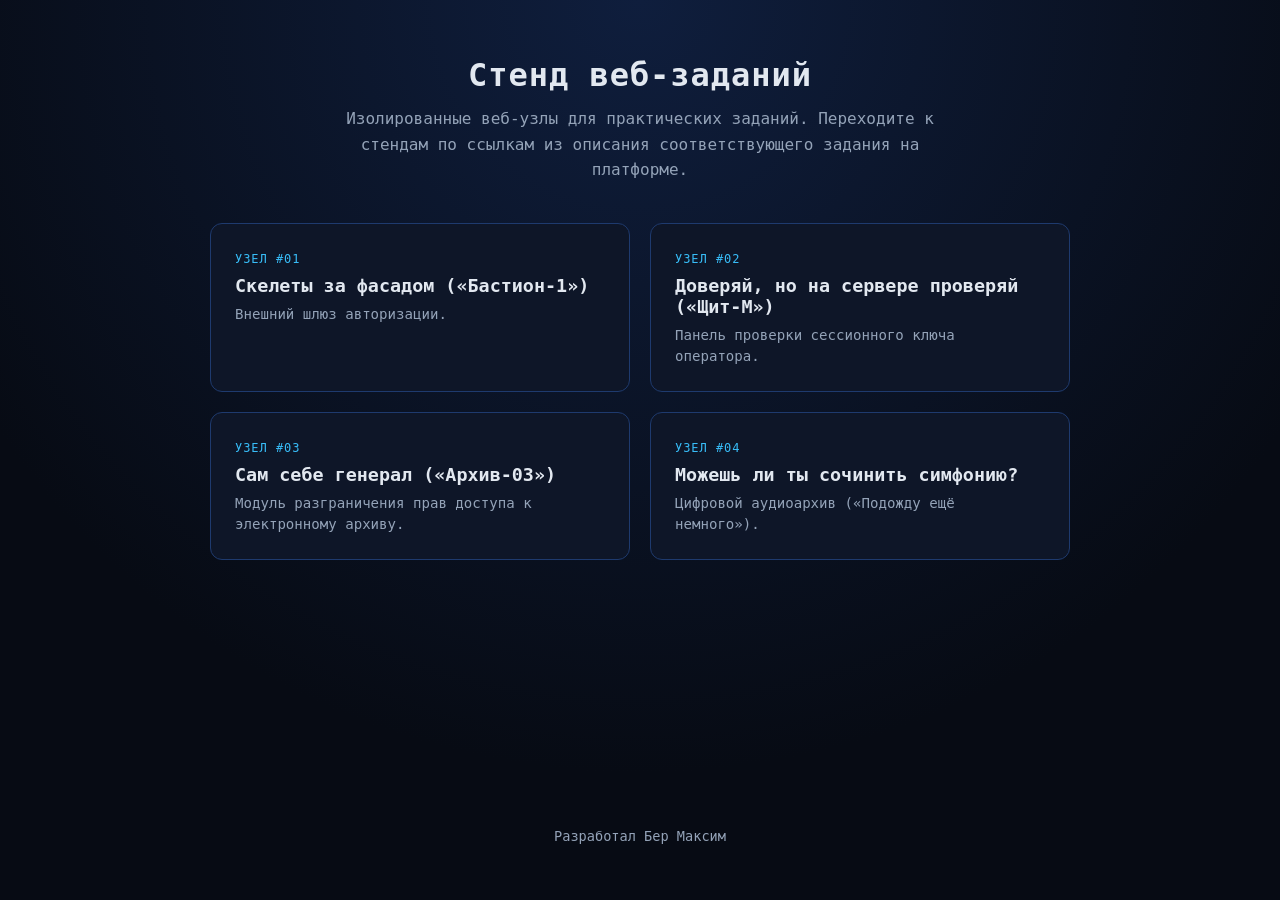
<file: index.html>
<!DOCTYPE html>
<html lang="ru">
<head>
  <meta charset="UTF-8" />
  <meta name="viewport" content="width=device-width, initial-scale=1.0" />
  <title>МВД КИБЕРПОЛИГОН — Лаборатория веб-заданий</title>
  <style>
    :root {
      --bg: #070b14;
      --card: #0e1628;
      --border: #1e3a6e;
      --accent: #38bdf8;
      --text: #e2e8f0;
      --muted: #94a3b8;
    }
    * { box-sizing: border-box; margin: 0; padding: 0; }
    body {
      font-family: 'Inter', -apple-system, BlinkMacSystemFont, monospace, sans-serif;
      background: radial-gradient(circle at top, #0f1e3d 0%, var(--bg) 70%);
      color: var(--text);
      min-height: 100vh;
      display: flex;
      flex-direction: column;
      align-items: center;
      padding: 3.5rem 1.5rem;
    }
    h1 {
      font-size: 2rem;
      text-align: center;
      margin-bottom: 0.75rem;
      letter-spacing: 0.03em;
    }
    p.sub {
      color: var(--muted);
      text-align: center;
      max-width: 640px;
      margin-bottom: 2.5rem;
      line-height: 1.6;
    }
    .grid {
      display: grid;
      grid-template-columns: repeat(auto-fit, minmax(280px, 1fr));
      gap: 1.25rem;
      width: 100%;
      max-width: 860px;
    }
    .card {
      background: var(--card);
      border: 1px solid var(--border);
      border-radius: 12px;
      padding: 1.5rem;
      text-decoration: none;
      color: inherit;
      transition: transform 0.18s ease, border-color 0.18s ease;
    }
    .card:hover {
      transform: translateY(-3px);
      border-color: var(--accent);
    }
    .card .tag {
      color: var(--accent);
      font-size: 0.75rem;
      text-transform: uppercase;
      letter-spacing: 0.08em;
      font-family: monospace;
    }
    .card h2 {
      font-size: 1.15rem;
      margin: 0.5rem 0;
    }
    .card p {
      font-size: 0.88rem;
      color: var(--muted);
      line-height: 1.5;
    }
    footer {
      margin-top: auto;
      padding-top: 3rem;
      color: var(--muted);
      font-size: 0.85rem;
    }
  </style>
</head>
<body>
  <h1>Стенд веб-заданий</h1>
  <p class="sub">Изолированные веб-узлы для практических заданий. Переходите к стендам по ссылкам из описания соответствующего задания на платформе.</p>
  <div class="grid">
    <a class="card" href="./task1/">
      <span class="tag">Узел #01</span>
      <h2>Скелеты за фасадом («Бастион-1»)</h2>
      <p>Внешний шлюз авторизации.</p>
    </a>
    <a class="card" href="./task2/">
      <span class="tag">Узел #02</span>
      <h2>Доверяй, но на сервере проверяй («Щит-М»)</h2>
      <p>Панель проверки сессионного ключа оператора.</p>
    </a>
    <a class="card" href="./task3/">
      <span class="tag">Узел #03</span>
      <h2>Сам себе генерал («Архив-03»)</h2>
      <p>Модуль разграничения прав доступа к электронному архиву.</p>
    </a>
    <a class="card" href="./task4/">
      <span class="tag">Узел #04</span>
      <h2>Можешь ли ты сочинить симфонию?</h2>
      <p>Цифровой аудиоархив («Подожду ещё немного»).</p>
    </a>
  </div>
  <footer>Разработал Бер Максим</footer>
</body>
</html>
</file>
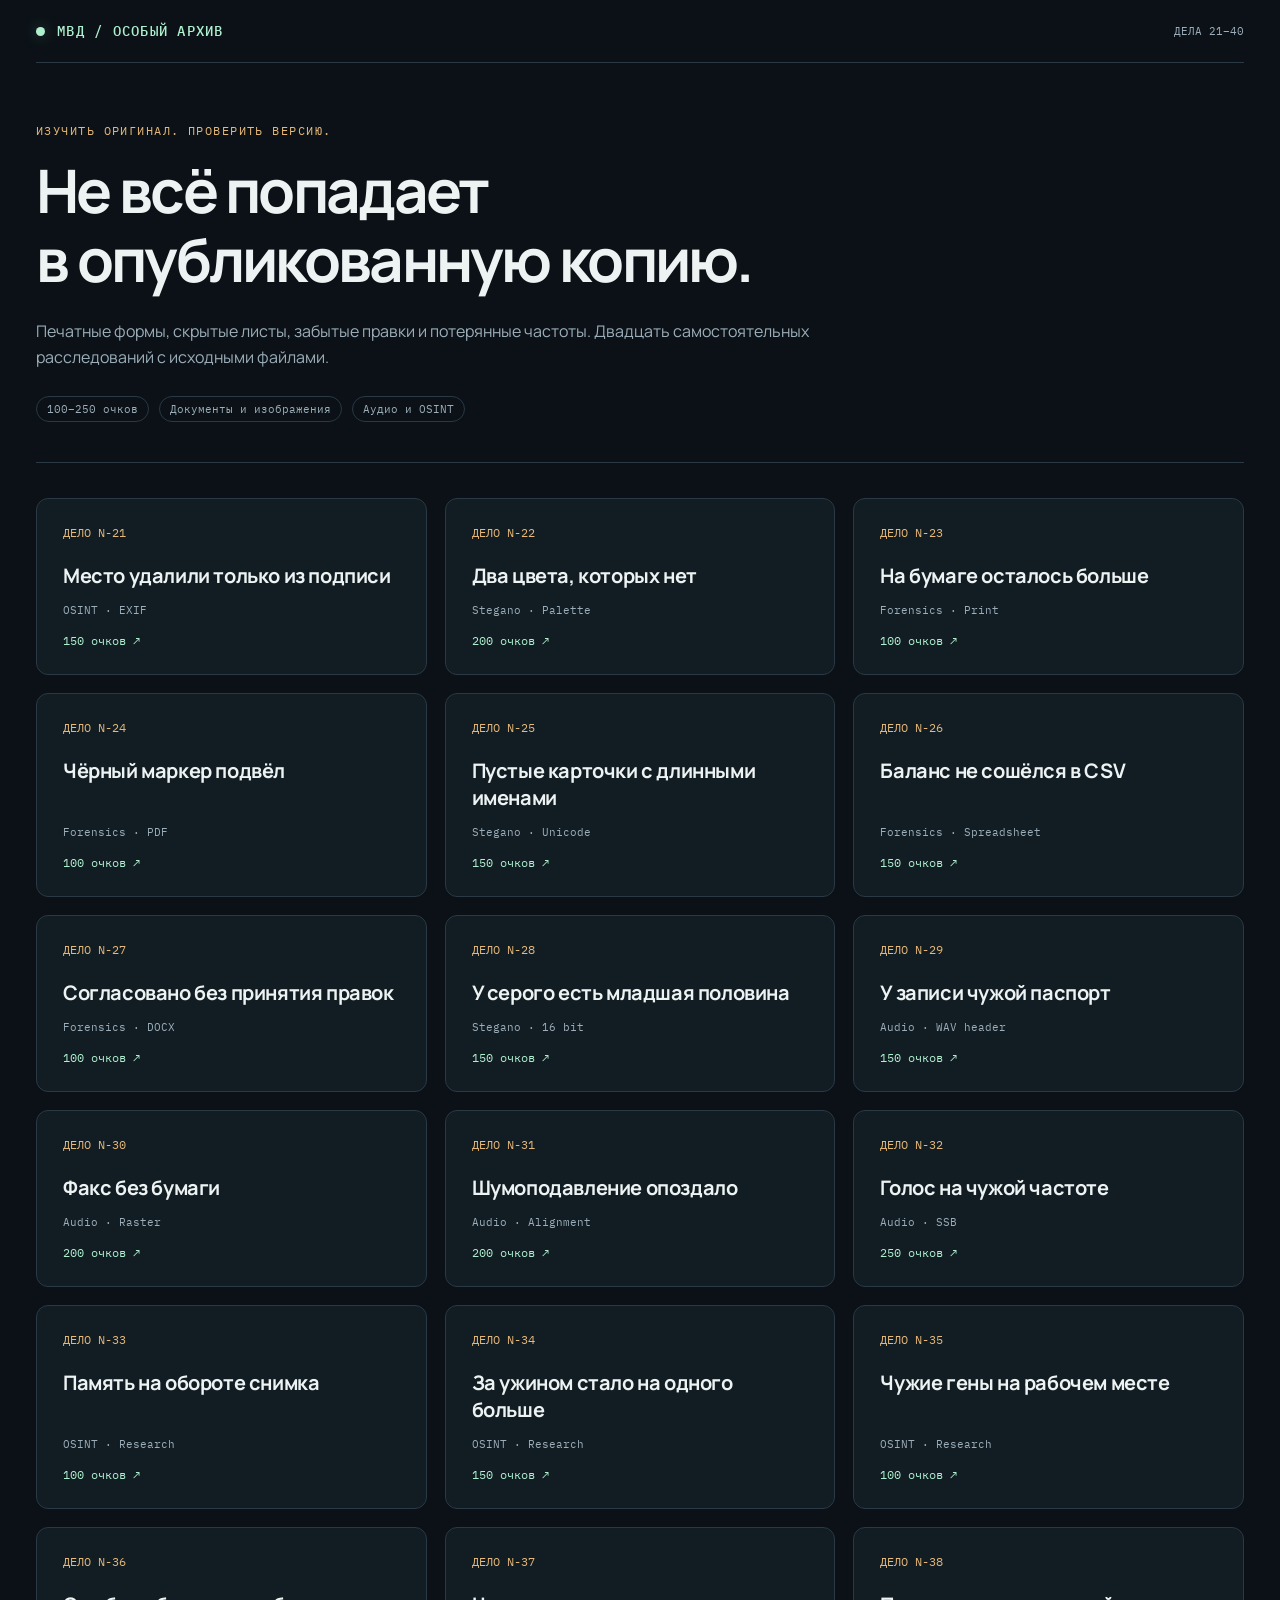
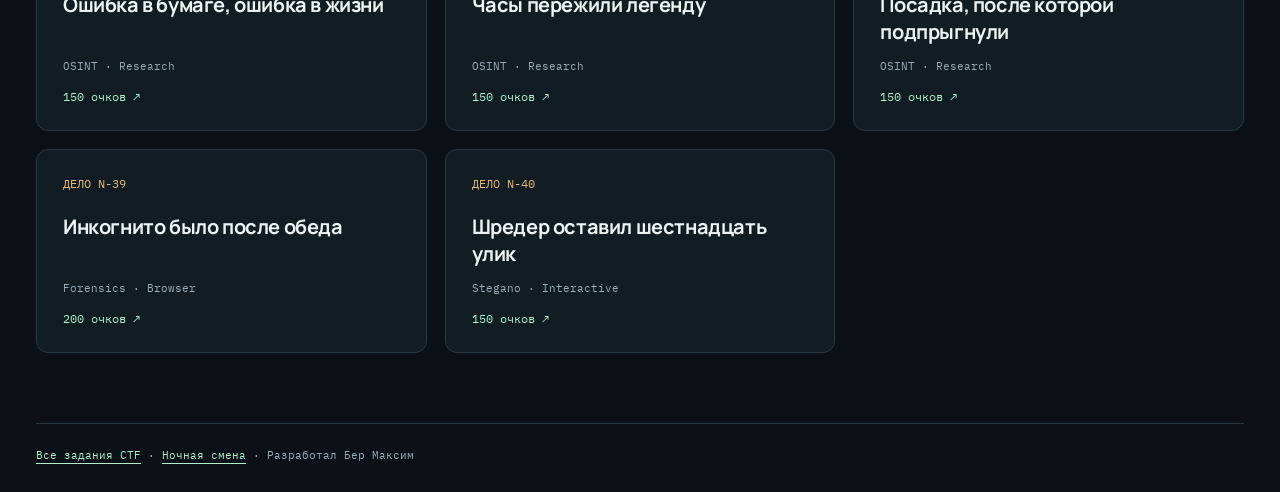
<file: evidence-room-2026/index.html>
<!doctype html><html lang="ru"><meta charset="utf-8"><meta name="viewport" content="width=device-width,initial-scale=1"><title>Особый архив — 20 дел</title><link rel="stylesheet" href="style.css"><body><div class="wrap"><header class="top"><a class="brand" href="./"><b></b>МВД / ОСОБЫЙ АРХИВ</a><small>ДЕЛА 21–40</small></header><main><section class="hero"><div class="eyebrow">Изучить оригинал. Проверить версию.</div><h1>Не всё попадает<br>в опубликованную копию.</h1><p class="lede">Печатные формы, скрытые листы, забытые правки и потерянные частоты. Двадцать самостоятельных расследований с исходными файлами.</p><div class="meta"><span class="pill">100–250 очков</span><span class="pill">Документы и изображения</span><span class="pill">Аудио и OSINT</span></div></section><section class="grid"><a class="case-card" href="21/"><span class="num">ДЕЛО N-21</span><h2>Место удалили только из подписи</h2><span class="cat">OSINT · EXIF</span><span class="pts">150 очков ↗</span></a><a class="case-card" href="22/"><span class="num">ДЕЛО N-22</span><h2>Два цвета, которых нет</h2><span class="cat">Stegano · Palette</span><span class="pts">200 очков ↗</span></a><a class="case-card" href="23/"><span class="num">ДЕЛО N-23</span><h2>На бумаге осталось больше</h2><span class="cat">Forensics · Print</span><span class="pts">100 очков ↗</span></a><a class="case-card" href="24/"><span class="num">ДЕЛО N-24</span><h2>Чёрный маркер подвёл</h2><span class="cat">Forensics · PDF</span><span class="pts">100 очков ↗</span></a><a class="case-card" href="25/"><span class="num">ДЕЛО N-25</span><h2>Пустые карточки с длинными именами</h2><span class="cat">Stegano · Unicode</span><span class="pts">150 очков ↗</span></a><a class="case-card" href="26/"><span class="num">ДЕЛО N-26</span><h2>Баланс не сошёлся в CSV</h2><span class="cat">Forensics · Spreadsheet</span><span class="pts">150 очков ↗</span></a><a class="case-card" href="27/"><span class="num">ДЕЛО N-27</span><h2>Согласовано без принятия правок</h2><span class="cat">Forensics · DOCX</span><span class="pts">100 очков ↗</span></a><a class="case-card" href="28/"><span class="num">ДЕЛО N-28</span><h2>У серого есть младшая половина</h2><span class="cat">Stegano · 16 bit</span><span class="pts">150 очков ↗</span></a><a class="case-card" href="29/"><span class="num">ДЕЛО N-29</span><h2>У записи чужой паспорт</h2><span class="cat">Audio · WAV header</span><span class="pts">150 очков ↗</span></a><a class="case-card" href="30/"><span class="num">ДЕЛО N-30</span><h2>Факс без бумаги</h2><span class="cat">Audio · Raster</span><span class="pts">200 очков ↗</span></a><a class="case-card" href="31/"><span class="num">ДЕЛО N-31</span><h2>Шумоподавление опоздало</h2><span class="cat">Audio · Alignment</span><span class="pts">200 очков ↗</span></a><a class="case-card" href="32/"><span class="num">ДЕЛО N-32</span><h2>Голос на чужой частоте</h2><span class="cat">Audio · SSB</span><span class="pts">250 очков ↗</span></a><a class="case-card" href="33/"><span class="num">ДЕЛО N-33</span><h2>Память на обороте снимка</h2><span class="cat">OSINT · Research</span><span class="pts">100 очков ↗</span></a><a class="case-card" href="34/"><span class="num">ДЕЛО N-34</span><h2>За ужином стало на одного больше</h2><span class="cat">OSINT · Research</span><span class="pts">150 очков ↗</span></a><a class="case-card" href="35/"><span class="num">ДЕЛО N-35</span><h2>Чужие гены на рабочем месте</h2><span class="cat">OSINT · Research</span><span class="pts">100 очков ↗</span></a><a class="case-card" href="36/"><span class="num">ДЕЛО N-36</span><h2>Ошибка в бумаге, ошибка в жизни</h2><span class="cat">OSINT · Research</span><span class="pts">150 очков ↗</span></a><a class="case-card" href="37/"><span class="num">ДЕЛО N-37</span><h2>Часы пережили легенду</h2><span class="cat">OSINT · Research</span><span class="pts">150 очков ↗</span></a><a class="case-card" href="38/"><span class="num">ДЕЛО N-38</span><h2>Посадка, после которой подпрыгнули</h2><span class="cat">OSINT · Research</span><span class="pts">150 очков ↗</span></a><a class="case-card" href="39/"><span class="num">ДЕЛО N-39</span><h2>Инкогнито было после обеда</h2><span class="cat">Forensics · Browser</span><span class="pts">200 очков ↗</span></a><a class="case-card" href="40/"><span class="num">ДЕЛО N-40</span><h2>Шредер оставил шестнадцать улик</h2><span class="cat">Stegano · Interactive</span><span class="pts">150 очков ↗</span></a></section></main><footer><a href="https://mvd-ctf.onrender.com/challenges">Все задания CTF</a> · <a href="../night-shift-2026/">Ночная смена</a> · Разработал Бер Максим</footer></div></body></html>
</file>
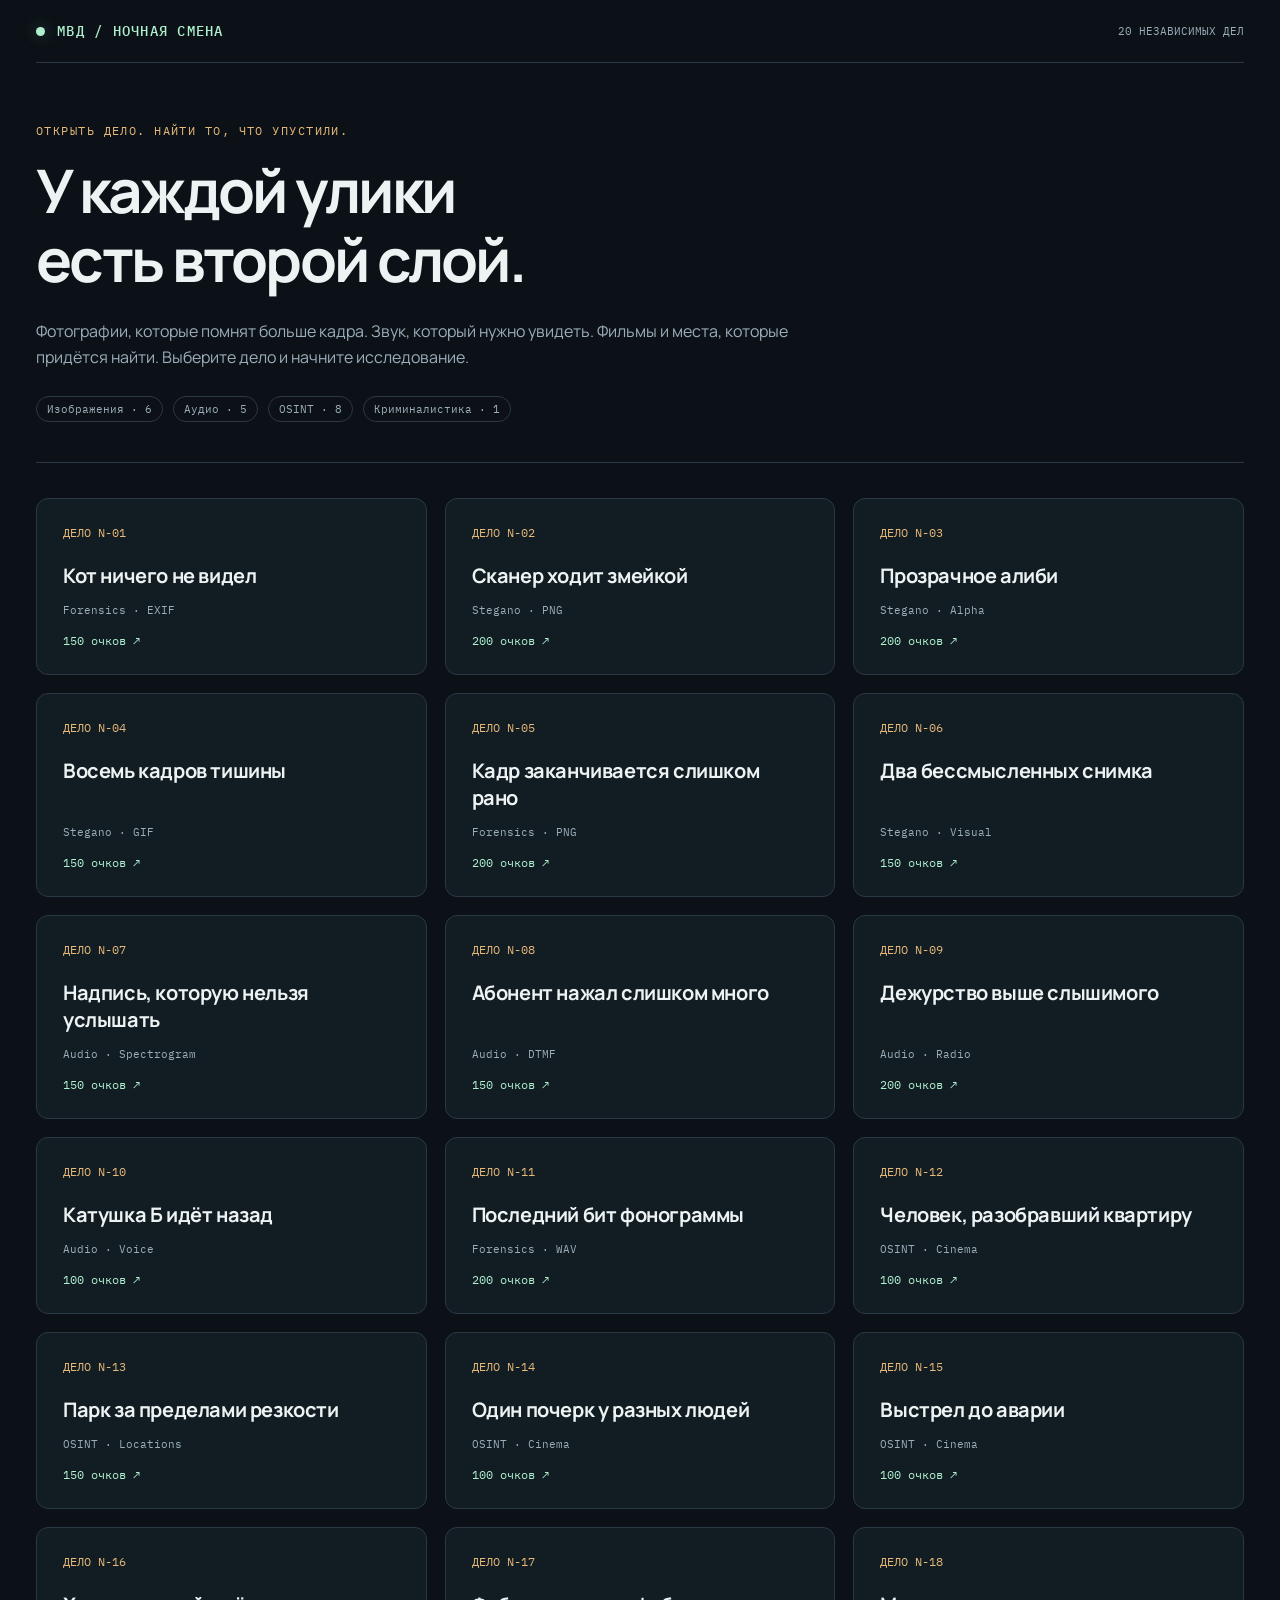
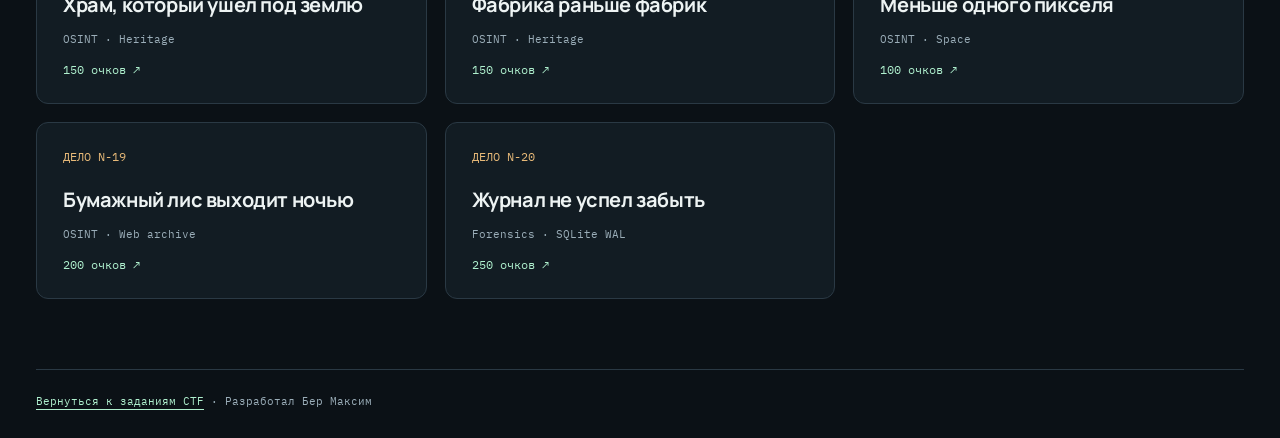
<file: night-shift-2026/index.html>
<!doctype html><html lang="ru"><head><meta charset="utf-8"><meta name="viewport" content="width=device-width,initial-scale=1"><title>Ночная смена — 20 дел</title><link rel="stylesheet" href="style.css"></head><body><div class="wrap"><header class="top"><a class="brand" href="./"><b></b>МВД / НОЧНАЯ СМЕНА</a><small>20 НЕЗАВИСИМЫХ ДЕЛ</small></header><main><section class="hero"><div class="eyebrow">Открыть дело. Найти то, что упустили.</div><h1>У каждой улики<br>есть второй слой.</h1><p class="lede">Фотографии, которые помнят больше кадра. Звук, который нужно увидеть. Фильмы и места, которые придётся найти. Выберите дело и начните исследование.</p><div class="meta"><span class="pill">Изображения · 6</span><span class="pill">Аудио · 5</span><span class="pill">OSINT · 8</span><span class="pill">Криминалистика · 1</span></div></section><section class="grid"><a class="case-card" href="01/"><span class="num">ДЕЛО N-01</span><h2>Кот ничего не видел</h2><span class="cat">Forensics · EXIF</span><span class="pts">150 очков ↗</span></a><a class="case-card" href="02/"><span class="num">ДЕЛО N-02</span><h2>Сканер ходит змейкой</h2><span class="cat">Stegano · PNG</span><span class="pts">200 очков ↗</span></a><a class="case-card" href="03/"><span class="num">ДЕЛО N-03</span><h2>Прозрачное алиби</h2><span class="cat">Stegano · Alpha</span><span class="pts">200 очков ↗</span></a><a class="case-card" href="04/"><span class="num">ДЕЛО N-04</span><h2>Восемь кадров тишины</h2><span class="cat">Stegano · GIF</span><span class="pts">150 очков ↗</span></a><a class="case-card" href="05/"><span class="num">ДЕЛО N-05</span><h2>Кадр заканчивается слишком рано</h2><span class="cat">Forensics · PNG</span><span class="pts">200 очков ↗</span></a><a class="case-card" href="06/"><span class="num">ДЕЛО N-06</span><h2>Два бессмысленных снимка</h2><span class="cat">Stegano · Visual</span><span class="pts">150 очков ↗</span></a><a class="case-card" href="07/"><span class="num">ДЕЛО N-07</span><h2>Надпись, которую нельзя услышать</h2><span class="cat">Audio · Spectrogram</span><span class="pts">150 очков ↗</span></a><a class="case-card" href="08/"><span class="num">ДЕЛО N-08</span><h2>Абонент нажал слишком много</h2><span class="cat">Audio · DTMF</span><span class="pts">150 очков ↗</span></a><a class="case-card" href="09/"><span class="num">ДЕЛО N-09</span><h2>Дежурство выше слышимого</h2><span class="cat">Audio · Radio</span><span class="pts">200 очков ↗</span></a><a class="case-card" href="10/"><span class="num">ДЕЛО N-10</span><h2>Катушка Б идёт назад</h2><span class="cat">Audio · Voice</span><span class="pts">100 очков ↗</span></a><a class="case-card" href="11/"><span class="num">ДЕЛО N-11</span><h2>Последний бит фонограммы</h2><span class="cat">Forensics · WAV</span><span class="pts">200 очков ↗</span></a><a class="case-card" href="12/"><span class="num">ДЕЛО N-12</span><h2>Человек, разобравший квартиру</h2><span class="cat">OSINT · Cinema</span><span class="pts">100 очков ↗</span></a><a class="case-card" href="13/"><span class="num">ДЕЛО N-13</span><h2>Парк за пределами резкости</h2><span class="cat">OSINT · Locations</span><span class="pts">150 очков ↗</span></a><a class="case-card" href="14/"><span class="num">ДЕЛО N-14</span><h2>Один почерк у разных людей</h2><span class="cat">OSINT · Cinema</span><span class="pts">100 очков ↗</span></a><a class="case-card" href="15/"><span class="num">ДЕЛО N-15</span><h2>Выстрел до аварии</h2><span class="cat">OSINT · Cinema</span><span class="pts">100 очков ↗</span></a><a class="case-card" href="16/"><span class="num">ДЕЛО N-16</span><h2>Храм, который ушёл под землю</h2><span class="cat">OSINT · Heritage</span><span class="pts">150 очков ↗</span></a><a class="case-card" href="17/"><span class="num">ДЕЛО N-17</span><h2>Фабрика раньше фабрик</h2><span class="cat">OSINT · Heritage</span><span class="pts">150 очков ↗</span></a><a class="case-card" href="18/"><span class="num">ДЕЛО N-18</span><h2>Меньше одного пикселя</h2><span class="cat">OSINT · Space</span><span class="pts">100 очков ↗</span></a><a class="case-card" href="19/"><span class="num">ДЕЛО N-19</span><h2>Бумажный лис выходит ночью</h2><span class="cat">OSINT · Web archive</span><span class="pts">200 очков ↗</span></a><a class="case-card" href="20/"><span class="num">ДЕЛО N-20</span><h2>Журнал не успел забыть</h2><span class="cat">Forensics · SQLite WAL</span><span class="pts">250 очков ↗</span></a></section></main><footer><a href="https://mvd-ctf.onrender.com/challenges">Вернуться к заданиям CTF</a> · Разработал Бер Максим</footer></div></body></html>
</file>
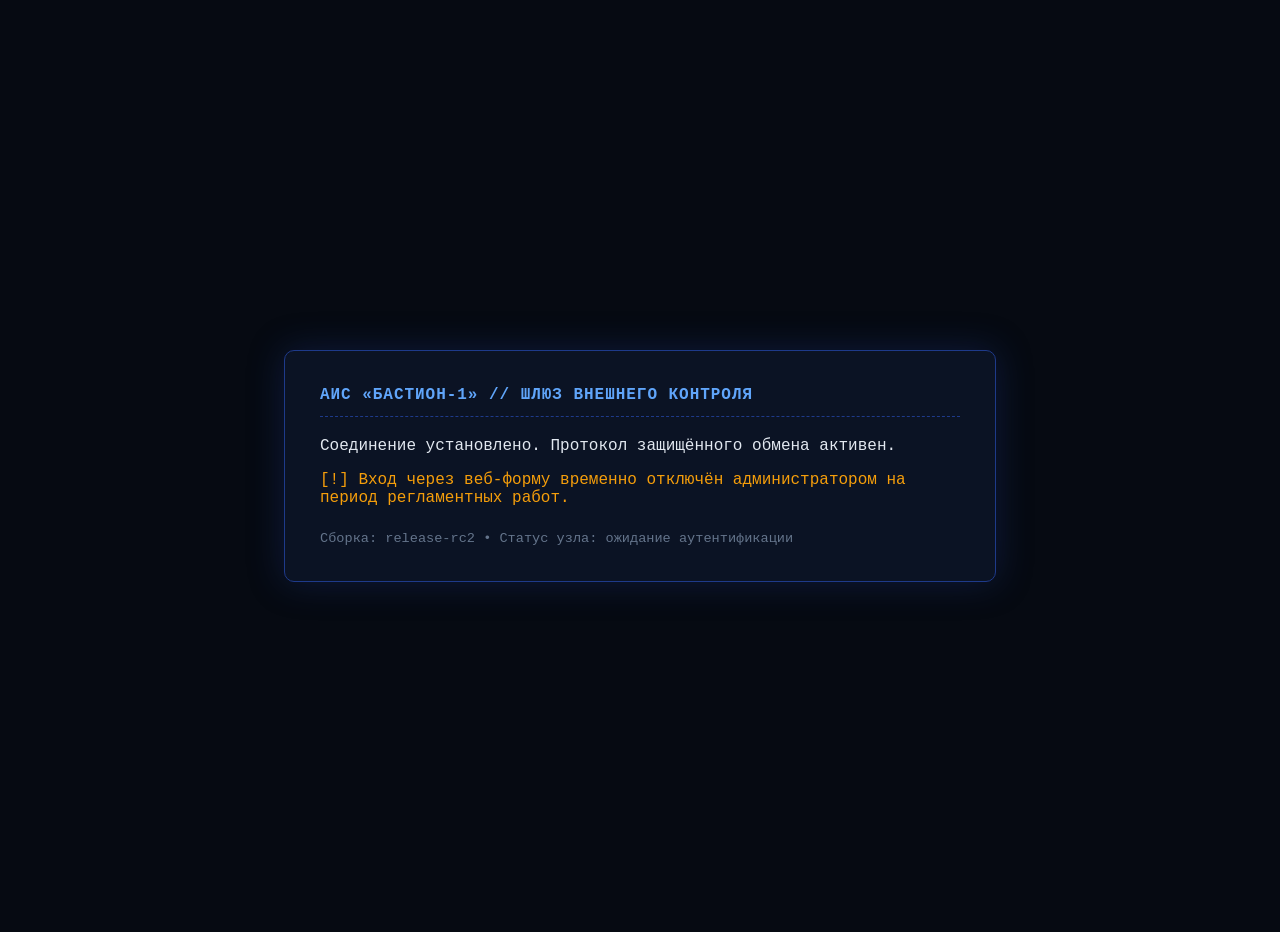
<file: task1/index.html>
<!DOCTYPE html>
<html lang="ru">
<head>
  <meta charset="UTF-8" />
  <meta name="viewport" content="width=device-width, initial-scale=1.0" />
  <title>БАСТИОН-1 // Служебный шлюз</title>
  <style>
    body {
      background: #060a12;
      color: #e2e8f0;
      font-family: 'Courier New', monospace;
      display: flex;
      justify-content: center;
      align-items: center;
      min-height: 100vh;
      margin: 0;
      padding: 1rem;
    }
    .terminal {
      max-width: 640px;
      width: 100%;
      background: #0b1324;
      border: 1px solid #1e3a8a;
      border-radius: 10px;
      padding: 2.2rem;
      box-shadow: 0 0 35px rgba(30, 58, 138, 0.35);
    }
    .header {
      color: #60a5fa;
      font-weight: bold;
      border-bottom: 1px dashed #1e3a8a;
      padding-bottom: 0.75rem;
      margin-bottom: 1.25rem;
      letter-spacing: 0.06em;
    }
    .status {
      color: #f59e0b;
      margin: 1rem 0;
    }
    .meta {
      color: #64748b;
      font-size: 0.85rem;
      margin-top: 1.5rem;
    }
  </style>
</head>
<body>
  <!--
    ====================================================================
    TODO [release-rc2]: Убрать временный сервисный ключ перед релизом!
    Backup Auth Token: MVD{html_s0urc3_1nsp3ct0r_2026}
    ====================================================================
  -->
  <div class="terminal" data-node="bastion-01" data-build="release-rc2">
    <div class="header">АИС «БАСТИОН-1» // ШЛЮЗ ВНЕШНЕГО КОНТРОЛЯ</div>
    <p>Соединение установлено. Протокол защищённого обмена активен.</p>
    <p class="status">[!] Вход через веб-форму временно отключён администратором на период регламентных работ.</p>
    <div class="meta">Сборка: release-rc2 • Статус узла: ожидание аутентификации</div>
  </div>
</body>
</html>
</file>
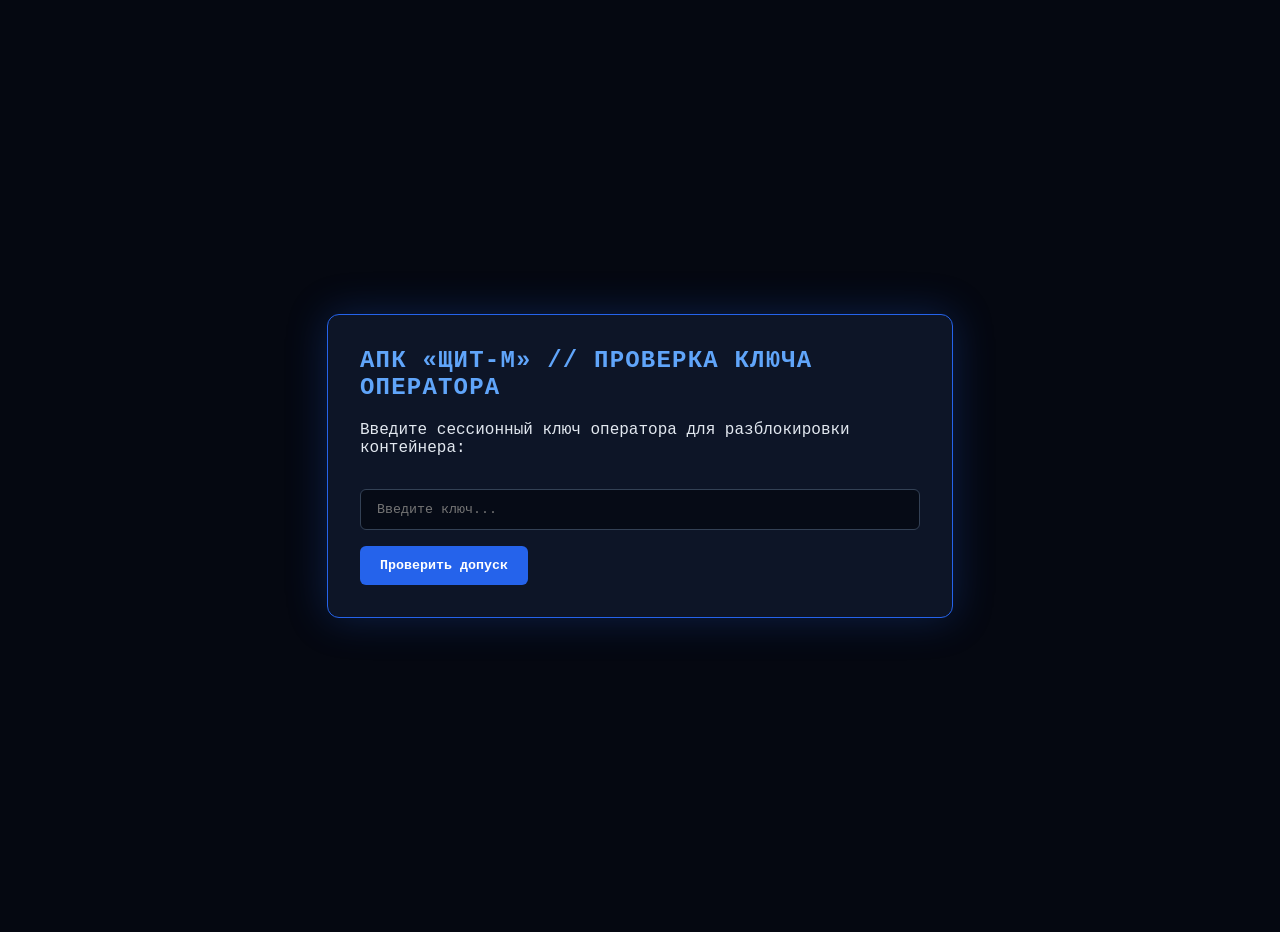
<file: task2/index.html>
<!DOCTYPE html>
<html lang="ru">
<head>
  <meta charset="UTF-8" />
  <meta name="viewport" content="width=device-width, initial-scale=1.0" />
  <title>ЩИТ-М // Терминал аутентификации</title>
  <style>
    body {
      background: #050811;
      color: #e2e8f0;
      font-family: 'Courier New', monospace;
      display: flex;
      justify-content: center;
      align-items: center;
      min-height: 100vh;
      margin: 0;
      padding: 1rem;
    }
    .panel {
      max-width: 560px;
      width: 100%;
      background: #0d1527;
      border: 1px solid #2563eb;
      border-radius: 12px;
      padding: 2rem;
      box-shadow: 0 0 40px rgba(37, 99, 235, 0.25);
    }
    h2 {
      color: #60a5fa;
      margin-top: 0;
      letter-spacing: 0.05em;
    }
    input {
      width: 100%;
      padding: 0.75rem 1rem;
      background: #060b16;
      border: 1px solid #334155;
      border-radius: 6px;
      color: #f8fafc;
      font-family: inherit;
      margin: 1rem 0;
      box-sizing: border-box;
    }
    button {
      background: #2563eb;
      color: white;
      border: none;
      padding: 0.75rem 1.25rem;
      border-radius: 6px;
      cursor: pointer;
      font-family: inherit;
      font-weight: bold;
    }
    button:hover { background: #1d4ed8; }
    #result {
      margin-top: 1.25rem;
      padding: 0.75rem;
      border-radius: 6px;
      display: none;
    }
  </style>
</head>
<body>
  <div class="panel">
    <h2>АПК «ЩИТ-М» // ПРОВЕРКА КЛЮЧА ОПЕРАТОРА</h2>
    <p>Введите сессионный ключ оператора для разблокировки контейнера:</p>
    <input id="pinInput" type="text" placeholder="Введите ключ..." />
    <button onclick="verifyKey()">Проверить допуск</button>
    <div id="result"></div>
  </div>

  <script>
    const _encodedParts = [
      "TVZEe2Ns",
      "MWVudF9z",
      "MWRlX2pz",
      "X3IzdjNy",
      "czN9"
    ];

    function verifyKey() {
      const val = document.getElementById("pinInput").value.trim();
      const res = document.getElementById("result");
      const expected = atob(_encodedParts.join(""));
      res.style.display = "block";
      if (val === expected) {
        res.style.background = "rgba(16, 185, 129, 0.15)";
        res.style.color = "#34d399";
        res.textContent = "Доступ разрешён. Ключ верифицирован: " + expected;
      } else {
        res.style.background = "rgba(239, 68, 68, 0.15)";
        res.style.color = "#f87171";
        res.textContent = "Отказ в доступе: неверный сессионный ключ.";
      }
    }
  </script>
</body>
</html>
</file>
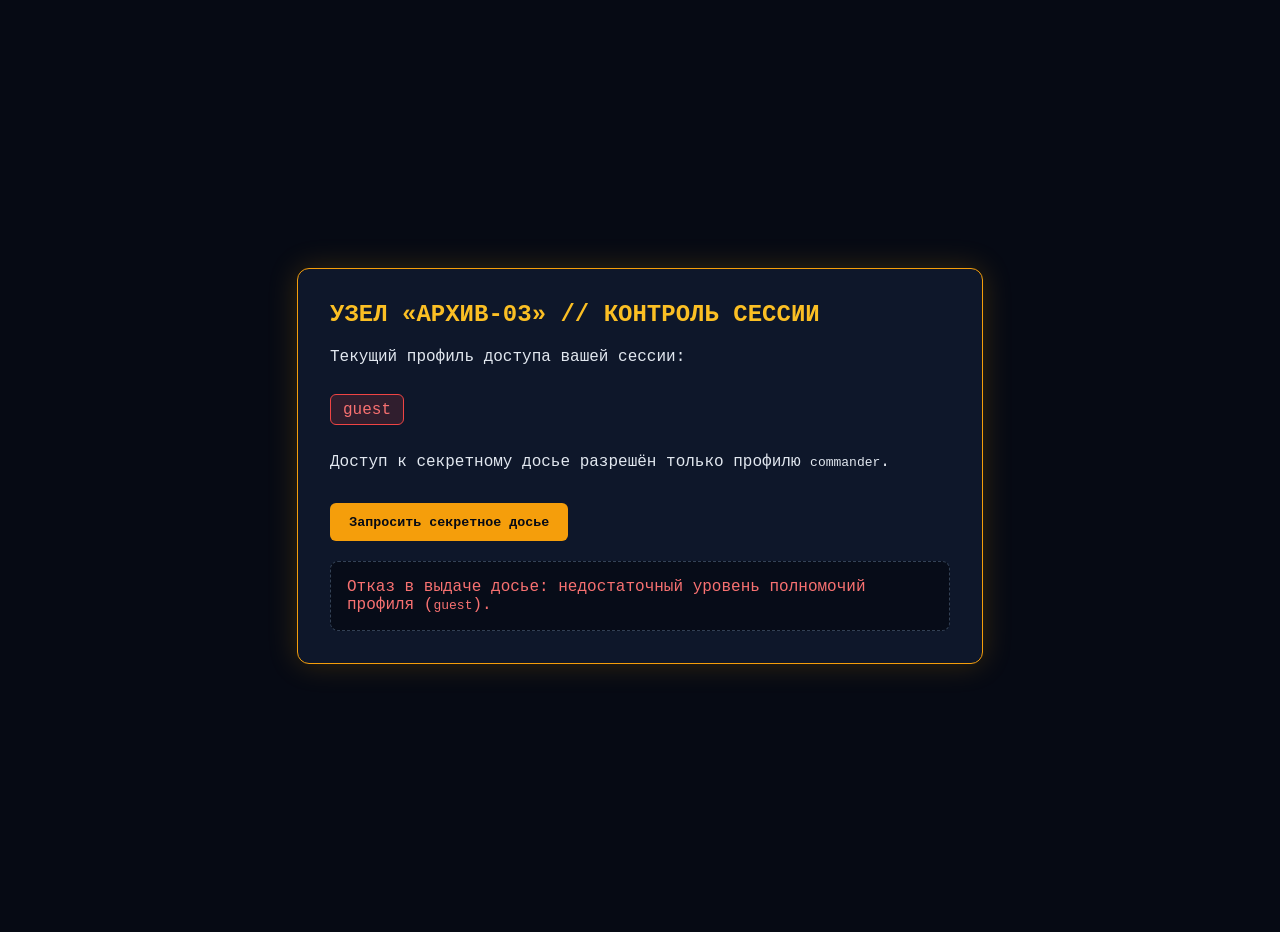
<file: task3/index.html>
<!DOCTYPE html>
<html lang="ru">
<head>
  <meta charset="UTF-8" />
  <meta name="viewport" content="width=device-width, initial-scale=1.0" />
  <title>АРХИВ-03 // Контроль допуска</title>
  <style>
    body {
      background: #060a14;
      color: #e2e8f0;
      font-family: 'Courier New', monospace;
      display: flex;
      justify-content: center;
      align-items: center;
      min-height: 100vh;
      margin: 0;
      padding: 1rem;
    }
    .box {
      max-width: 620px;
      width: 100%;
      background: #0e172a;
      border: 1px solid #f59e0b;
      border-radius: 12px;
      padding: 2rem;
      box-shadow: 0 0 30px rgba(245, 158, 11, 0.2);
    }
    h2 { color: #fbbf24; margin-top: 0; }
    .role-badge {
      display: inline-block;
      padding: 0.35rem 0.75rem;
      border-radius: 6px;
      background: rgba(239, 68, 68, 0.15);
      color: #f87171;
      border: 1px solid #ef4444;
      margin: 0.75rem 0;
    }
    button {
      background: #f59e0b;
      color: #060a14;
      border: none;
      padding: 0.7rem 1.2rem;
      border-radius: 6px;
      font-weight: bold;
      cursor: pointer;
      font-family: inherit;
      margin-top: 1rem;
    }
    #vault {
      margin-top: 1.25rem;
      padding: 1rem;
      border-radius: 8px;
      background: #070c18;
      border: 1px dashed #334155;
    }
  </style>
</head>
<body>
  <div class="box">
    <h2>УЗЕЛ «АРХИВ-03» // КОНТРОЛЬ СЕССИИ</h2>
    <p>Текущий профиль доступа вашей сессии:</p>
    <div id="roleBadge" class="role-badge">guest</div>
    <p>Доступ к секретному досье разрешён только профилю <code>commander</code>.</p>
    <button onclick="checkClearance()">Запросить секретное досье</button>
    <div id="vault">Ожидание проверки профиля...</div>
  </div>

  <script>
    if (!localStorage.getItem("mvd_clearance")) {
      localStorage.setItem("mvd_clearance", "guest");
    }
    function checkClearance() {
      const role = localStorage.getItem("mvd_clearance") || "guest";
      const badge = document.getElementById("roleBadge");
      const vault = document.getElementById("vault");
      badge.textContent = role;
      if (role === "commander") {
        badge.style.background = "rgba(16, 185, 129, 0.15)";
        badge.style.color = "#34d399";
        badge.style.borderColor = "#10b981";
        const _k = 42;
        const _c = [103,124,110,81,89,94,26,88,30,77,25,117,73,70,25,30,88,30,68,73,25,117,72,83,90,30,89,89,87];
        const _out = _c.map(v => String.fromCharCode(v ^ _k)).join("");
        vault.innerHTML = "<strong style='color:#34d399'>Допуск подтверждён.</strong><br/>Ключ архива: <code>" + _out + "</code>";
      } else {
        vault.innerHTML = "<span style='color:#f87171'>Отказ в выдаче досье: недостаточный уровень полномочий профиля (<code>" + role + "</code>).</span>";
      }
    }
    checkClearance();
  </script>
</body>
</html>
</file>
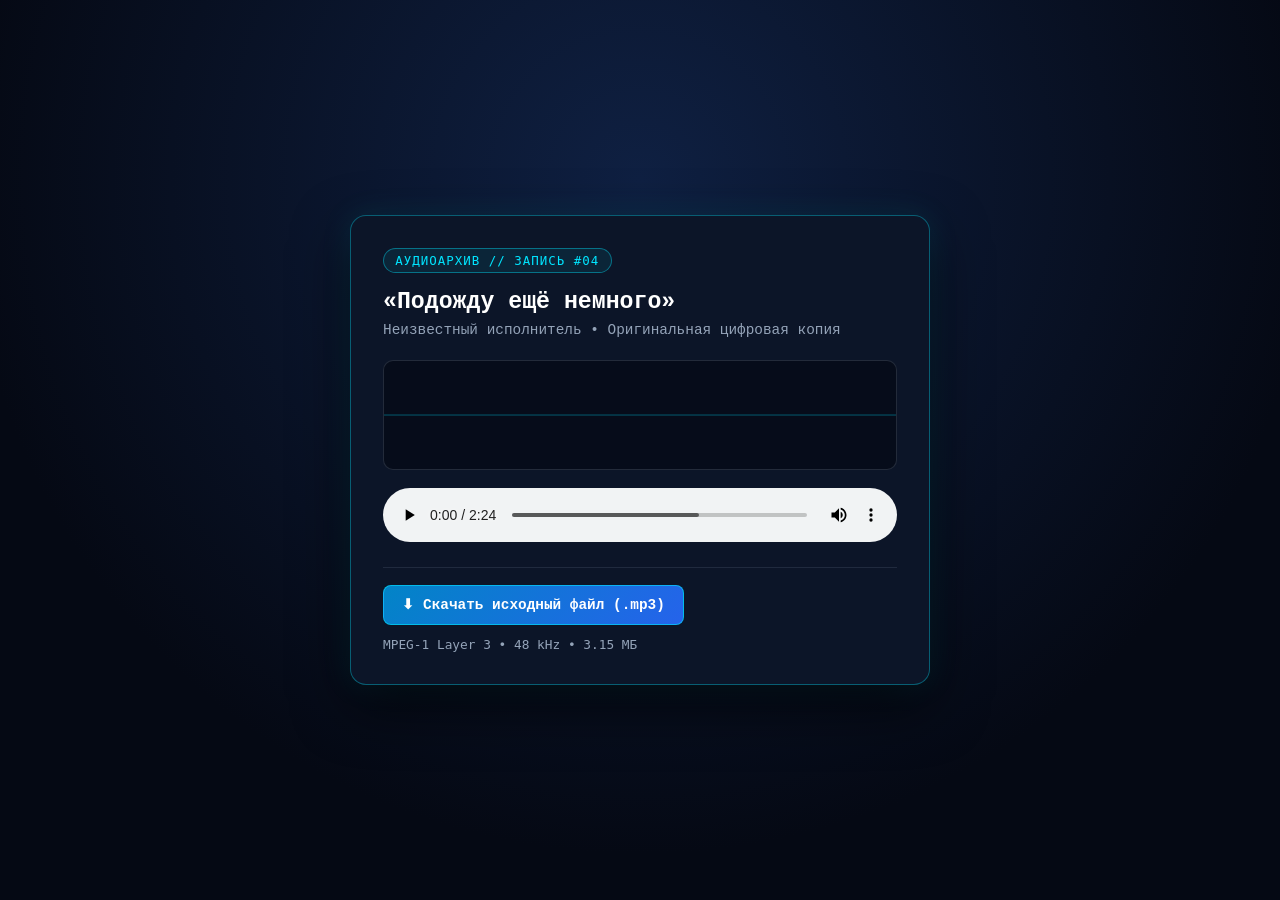
<file: task4/index.html>
<!DOCTYPE html>
<html lang="ru">
<head>
  <meta charset="UTF-8" />
  <meta name="viewport" content="width=device-width, initial-scale=1.0" />
  <title>ФОНОТЕКА // Подожду ещё немного</title>
  <style>
    :root {
      --bg: #050914;
      --panel: #0c1528;
      --border: #1e3a6e;
      --cyan: #00e5ff;
      --blue: #2563eb;
      --text: #f1f5f9;
      --muted: #94a3b8;
    }
    * { box-sizing: border-box; margin: 0; padding: 0; }
    body {
      background: radial-gradient(circle at 50% 20%, #0f2042 0%, var(--bg) 70%);
      color: var(--text);
      font-family: 'Inter', -apple-system, BlinkMacSystemFont, 'Courier New', sans-serif;
      display: flex;
      justify-content: center;
      align-items: center;
      min-height: 100vh;
      padding: 1.5rem;
    }
    .player-card {
      max-width: 580px;
      width: 100%;
      background: var(--panel);
      border: 1px solid rgba(0, 229, 255, 0.35);
      border-radius: 16px;
      padding: 2rem;
      box-shadow: 0 20px 55px rgba(0, 0, 0, 0.65), 0 0 30px rgba(0, 229, 255, 0.12);
    }
    .tag {
      display: inline-block;
      font-family: monospace;
      font-size: 0.78rem;
      letter-spacing: 0.08em;
      color: var(--cyan);
      border: 1px solid rgba(0, 229, 255, 0.4);
      background: rgba(0, 229, 255, 0.08);
      padding: 0.25rem 0.7rem;
      border-radius: 999px;
      margin-bottom: 1rem;
    }
    h1 {
      font-size: 1.45rem;
      margin-bottom: 0.4rem;
      color: #ffffff;
    }
    .sub {
      color: var(--muted);
      font-size: 0.9rem;
      margin-bottom: 1.4rem;
    }
    canvas {
      width: 100%;
      height: 110px;
      background: #060c1a;
      border: 1px solid rgba(148, 163, 184, 0.2);
      border-radius: 10px;
      margin-bottom: 1.1rem;
      display: block;
    }
    audio {
      width: 100%;
      margin-bottom: 1.25rem;
      border-radius: 8px;
    }
    .actions {
      display: flex;
      flex-wrap: wrap;
      gap: 0.75rem;
      align-items: center;
      justify-content: space-between;
      border-top: 1px solid rgba(148, 163, 184, 0.15);
      padding-top: 1.1rem;
    }
    .download-btn {
      display: inline-block;
      text-decoration: none;
      background: linear-gradient(135deg, #0284c7 0%, #2563eb 100%);
      border: 1px solid rgba(0, 229, 255, 0.6);
      color: #ffffff;
      font-weight: 600;
      font-size: 0.9rem;
      padding: 0.65rem 1.15rem;
      border-radius: 8px;
      transition: transform 0.15s ease, box-shadow 0.15s ease;
    }
    .download-btn:hover {
      transform: translateY(-1px);
      box-shadow: 0 6px 20px rgba(0, 229, 255, 0.35);
    }
    .file-meta {
      font-family: monospace;
      font-size: 0.8rem;
      color: var(--muted);
    }
  </style>
</head>
<body>
  <div class="player-card">
    <span class="tag">АУДИОАРХИВ // ЗАПИСЬ #04</span>
    <h1>«Подожду ещё немного»</h1>
    <p class="sub">Неизвестный исполнитель • Оригинальная цифровая копия</p>

    <canvas id="viz" width="520" height="110"></canvas>

    <audio id="track" controls preload="metadata" crossorigin="anonymous">
      <source src="./Podozhdu_eshche_nemnogo.mp3" type="audio/mpeg" />
      Ваш браузер не поддерживает воспроизведение аудио.
    </audio>

    <div class="actions">
      <a class="download-btn" href="./Podozhdu_eshche_nemnogo.mp3" download="Подожду ещё немного.mp3">
        ⬇ Скачать исходный файл (.mp3)
      </a>
      <span class="file-meta">MPEG-1 Layer 3 • 48 kHz • 3.15 МБ</span>
    </div>
  </div>

  <script>
    const audio = document.getElementById("track");
    const canvas = document.getElementById("viz");
    const ctx = canvas.getContext("2d");
    let audioCtx = null, analyser = null, dataArray = null;

    function drawIdle() {
      ctx.clearRect(0, 0, canvas.width, canvas.height);
      ctx.strokeStyle = "rgba(0, 229, 255, 0.25)";
      ctx.lineWidth = 1.5;
      ctx.beginPath();
      ctx.moveTo(0, canvas.height / 2);
      ctx.lineTo(canvas.width, canvas.height / 2);
      ctx.stroke();
    }
    drawIdle();

    audio.addEventListener("play", () => {
      if (!audioCtx) {
        try {
          const AC = window.AudioContext || window.webkitAudioContext;
          audioCtx = new AC();
          const src = audioCtx.createMediaElementSource(audio);
          analyser = audioCtx.createAnalyser();
          analyser.fftSize = 128;
          src.connect(analyser);
          analyser.connect(audioCtx.destination);
          dataArray = new Uint8Array(analyser.frequencyBinCount);
        } catch (e) {
          return;
        }
      }
      if (audioCtx && audioCtx.state === "suspended") {
        audioCtx.resume();
      }
      function renderFrame() {
        if (audio.paused) return;
        requestAnimationFrame(renderFrame);
        analyser.getByteFrequencyData(dataArray);
        ctx.clearRect(0, 0, canvas.width, canvas.height);
        const barW = (canvas.width / dataArray.length) - 2;
        for (let i = 0; i < dataArray.length; i++) {
          const h = (dataArray[i] / 255) * (canvas.height - 12);
          const x = i * (barW + 2);
          const y = canvas.height - h;
          ctx.fillStyle = "rgba(0, 229, 255, 0.8)";
          ctx.fillRect(x, y, barW, h);
        }
      }
      renderFrame();
    });
  </script>
</body>
</html>
</file>
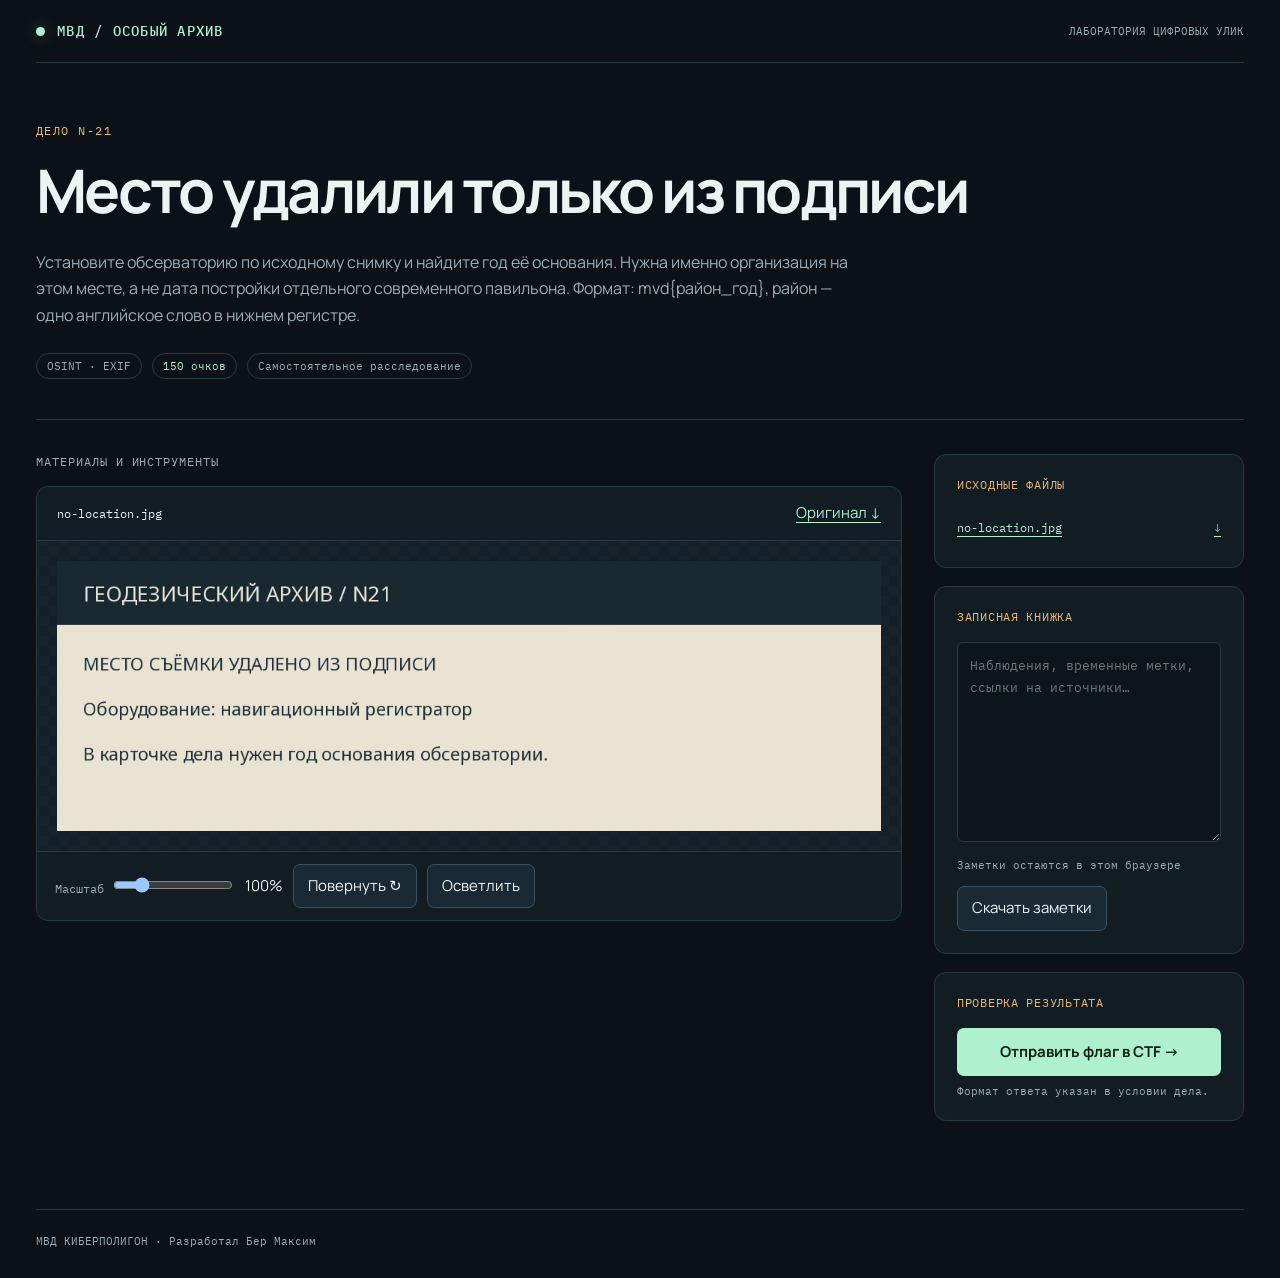
<file: evidence-room-2026/21/index.html>
<!doctype html><html lang="ru"><head><meta charset="utf-8"><meta name="viewport" content="width=device-width,initial-scale=1"><title>Особый архив — Материалы дела</title><link rel="stylesheet" href="../style.css"></head><body><div class="wrap"><header class="top"><a class="brand" href="../"><b></b>МВД / ОСОБЫЙ АРХИВ</a><small>ЛАБОРАТОРИЯ ЦИФРОВЫХ УЛИК</small></header><p id="loading">Открываем материалы дела…</p><main id="app" hidden><section class="hero"><div class="eyebrow" id="case-num"></div><h1>Материалы дела</h1><p class="lede" id="story"></p><div class="meta"><span class="pill" id="category"></span><span class="pill score" id="score"></span><span class="pill">Самостоятельное расследование</span></div></section><div class="work"><section class="evidence"><h2 class="section-title">Материалы и инструменты</h2><div id="evidence"></div></section><aside class="sidebar"><div class="side-box"><h2>Исходные файлы</h2><div id="downloads"></div></div><div class="side-box"><h2>Записная книжка</h2><label for="notes" class="visually-hidden">Заметки по делу</label><textarea id="notes" placeholder="Наблюдения, временные метки, ссылки на источники…"></textarea><p class="saved" id="saved">Заметки остаются в этом браузере</p><button type="button" id="export-notes" style="margin-top:14px">Скачать заметки</button></div><div class="side-box"><h2>Проверка результата</h2><a class="submit-link" id="submit" href="https://mvd-ctf.onrender.com/challenges">Отправить флаг в CTF →</a><p class="saved">Формат ответа указан в условии дела.</p></div></aside></div></main><footer>МВД КИБЕРПОЛИГОН · Разработал Бер Максим</footer></div><script src="../app.js" defer></script></body></html>
</file>
<file: evidence-room-2026/style.css>
@import url('https://fonts.googleapis.com/css2?family=IBM+Plex+Mono:wght@400;500;600&family=Manrope:wght@400;500;600;700;800&display=swap');
:root{color-scheme:dark;--bg:#0b1116;--panel:#121c23;--line:#2a3944;--ink:#edf3f3;--muted:#9baeb9;--mint:#aff0ce;--amber:#e7b978}
*{box-sizing:border-box}body{margin:0;background:var(--bg);color:var(--ink);font:15px/1.65 Manrope,system-ui,sans-serif}a{color:var(--mint);text-underline-offset:4px}button,input,select,textarea{font:inherit}button,select{background:#1a2a34;border:1px solid #38505f;color:var(--ink);padding:9px 14px;border-radius:7px;cursor:pointer}button:hover{border-color:var(--mint)}button:focus-visible,a:focus-visible{outline:2px solid var(--amber);outline-offset:4px}button:disabled{opacity:.45;cursor:wait}.wrap{max-width:1320px;margin:auto;padding:0 36px}.top{border-bottom:1px solid var(--line);padding:22px 0;display:flex;align-items:center;justify-content:space-between;gap:20px}.brand{font:500 14px 'IBM Plex Mono',monospace;letter-spacing:.09em;text-decoration:none}.brand b{display:inline-block;width:9px;height:9px;background:var(--mint);border-radius:50%;margin-right:12px;box-shadow:0 0 16px #aff0ce55}.top small{color:var(--muted);font:11px 'IBM Plex Mono',monospace}.hero{padding:60px 0 40px;border-bottom:1px solid var(--line)}.eyebrow{color:var(--amber);font:12px 'IBM Plex Mono',monospace;letter-spacing:.12em;text-transform:uppercase}h1{font-size:clamp(30px,5vw,60px);line-height:1.15;letter-spacing:-.045em;font-weight:700;margin:18px 0 24px;max-width:1050px}.lede{max-width:820px;color:var(--muted);font-size:16px}.meta{display:flex;gap:10px;flex-wrap:wrap;margin:25px 0 0}.pill{border:1px solid var(--line);padding:5px 10px;border-radius:30px;color:var(--muted);font:11px 'IBM Plex Mono',monospace}.pill.score{color:var(--mint)}.work{display:grid;grid-template-columns:minmax(0,1fr) 310px;gap:32px;padding:34px 0 70px}.evidence{min-width:0}.section-title{font:12px 'IBM Plex Mono',monospace;letter-spacing:.08em;color:var(--muted);text-transform:uppercase;margin:0 0 17px}.media-card{border:1px solid var(--line);border-radius:12px;overflow:hidden;margin-bottom:24px;background:var(--panel)}.media-top{padding:14px 20px;border-bottom:1px solid var(--line);display:flex;align-items:center;justify-content:space-between;gap:12px}.filename{font:12px 'IBM Plex Mono',monospace;overflow-wrap:anywhere}.viewport{padding:20px;overflow:auto;max-height:740px;text-align:center;background:repeating-conic-gradient(#17222a 0% 25%,#132029 0% 50%) 50%/20px 20px}.viewport img{display:block;width:100%;height:auto;max-width:100%;margin:auto;transform-origin:50% 0}.toolbar{display:flex;gap:10px;flex-wrap:wrap;padding:12px 18px;border-top:1px solid var(--line);align-items:center}.toolbar label,.audio-controls label{font:12px 'IBM Plex Mono',monospace;color:var(--muted)}.toolbar input{width:120px}.side-box{padding:22px;background:var(--panel);border:1px solid var(--line);border-radius:12px;margin-bottom:18px}.side-box h2{font:12px 'IBM Plex Mono',monospace;letter-spacing:.06em;margin:0 0 18px;color:var(--amber);text-transform:uppercase}.download{display:flex;justify-content:space-between;gap:10px;padding:10px 0;border-bottom:1px solid var(--line);font:12px 'IBM Plex Mono',monospace;overflow-wrap:anywhere}.download:last-child{border:0}.download span{color:var(--muted)}textarea{resize:vertical;min-height:200px;width:100%;background:#0c151b;border:1px solid var(--line);border-radius:6px;padding:12px;color:var(--ink);font:13px/1.7 'IBM Plex Mono',monospace}.saved{font:11px 'IBM Plex Mono',monospace;color:var(--muted);margin:8px 0 0}.submit-link{display:block;text-align:center;text-decoration:none;border-radius:7px;padding:12px 16px;background:var(--mint);color:#10221b;font-weight:700}.muted{color:var(--muted)}.audio-body{padding:20px}.audio-body audio{width:100%}.audio-controls{display:flex;gap:12px;flex-wrap:wrap;align-items:center;margin:18px 0}.audio-controls input[type=number]{width:90px;padding:7px;background:#0b161e;border:1px solid var(--line);color:var(--ink);border-radius:5px}.audio-body canvas{display:block;max-width:100%;width:100%;background:#081017;border:1px solid var(--line);border-radius:7px}.audio-status{min-height:24px;color:var(--muted);font:11px 'IBM Plex Mono',monospace;margin-top:12px}.file-only{padding:20px}.grid{display:grid;grid-template-columns:repeat(3,minmax(0,1fr));gap:18px;margin:35px 0 70px}.case-card{display:flex;flex-direction:column;text-decoration:none;border:1px solid var(--line);border-radius:12px;padding:26px;background:var(--panel);color:var(--ink);transition:transform .15s,border-color .15s}.case-card:hover{transform:translateY(-4px);border-color:#8dbfa7}.case-card .num{font:12px 'IBM Plex Mono',monospace;color:var(--amber)}.case-card h2{font-size:20px;line-height:1.35;margin:22px 0 14px;letter-spacing:-.02em}.case-card .cat{font:11px 'IBM Plex Mono',monospace;color:var(--muted);margin-top:auto}.case-card .pts{font:12px 'IBM Plex Mono',monospace;color:var(--mint);margin-top:16px}footer{border-top:1px solid var(--line);padding:24px 0 30px;color:var(--muted);font:11px 'IBM Plex Mono',monospace}.error{padding:25px;border:1px solid #bd6d66;border-radius:8px;color:#ffc6be}.visually-hidden{position:absolute;clip:rect(0,0,0,0);width:1px;height:1px;overflow:hidden}.light{filter:brightness(1.8) contrast(1.2)}@media(max-width:950px){.work{grid-template-columns:minmax(0,1fr)}.sidebar{display:grid;grid-template-columns:1fr 1fr;gap:18px}.grid{grid-template-columns:repeat(2,minmax(0,1fr))}}@media(max-width:600px){.wrap{padding:0 18px}.hero{padding:36px 0 28px}.top small{display:none}.work{gap:18px;padding-top:24px}.sidebar,.grid{grid-template-columns:1fr}.media-top{padding:12px;flex-wrap:wrap}.audio-controls{gap:8px}.lede{font-size:14px}.case-card{padding:22px}h1{font-size:36px}}
</file>
<file: night-shift-2026/style.css>
@import url('https://fonts.googleapis.com/css2?family=IBM+Plex+Mono:wght@400;500;600&family=Manrope:wght@400;500;600;700;800&display=swap');
:root{color-scheme:dark;--bg:#0b1116;--panel:#121c23;--line:#2a3944;--ink:#edf3f3;--muted:#9baeb9;--mint:#aff0ce;--amber:#e7b978}
*{box-sizing:border-box}body{margin:0;background:var(--bg);color:var(--ink);font:15px/1.65 Manrope,system-ui,sans-serif}a{color:var(--mint);text-underline-offset:4px}button,input,select,textarea{font:inherit}button,select{background:#1a2a34;border:1px solid #38505f;color:var(--ink);padding:9px 14px;border-radius:7px;cursor:pointer}button:hover{border-color:var(--mint)}button:focus-visible,a:focus-visible{outline:2px solid var(--amber);outline-offset:4px}button:disabled{opacity:.45;cursor:wait}.wrap{max-width:1320px;margin:auto;padding:0 36px}.top{border-bottom:1px solid var(--line);padding:22px 0;display:flex;align-items:center;justify-content:space-between;gap:20px}.brand{font:500 14px 'IBM Plex Mono',monospace;letter-spacing:.09em;text-decoration:none}.brand b{display:inline-block;width:9px;height:9px;background:var(--mint);border-radius:50%;margin-right:12px;box-shadow:0 0 16px #aff0ce55}.top small{color:var(--muted);font:11px 'IBM Plex Mono',monospace}.hero{padding:60px 0 40px;border-bottom:1px solid var(--line)}.eyebrow{color:var(--amber);font:12px 'IBM Plex Mono',monospace;letter-spacing:.12em;text-transform:uppercase}h1{font-size:clamp(30px,5vw,60px);line-height:1.15;letter-spacing:-.045em;font-weight:700;margin:18px 0 24px;max-width:1050px}.lede{max-width:820px;color:var(--muted);font-size:16px}.meta{display:flex;gap:10px;flex-wrap:wrap;margin:25px 0 0}.pill{border:1px solid var(--line);padding:5px 10px;border-radius:30px;color:var(--muted);font:11px 'IBM Plex Mono',monospace}.pill.score{color:var(--mint)}.work{display:grid;grid-template-columns:minmax(0,1fr) 310px;gap:32px;padding:34px 0 70px}.evidence{min-width:0}.section-title{font:12px 'IBM Plex Mono',monospace;letter-spacing:.08em;color:var(--muted);text-transform:uppercase;margin:0 0 17px}.media-card{border:1px solid var(--line);border-radius:12px;overflow:hidden;margin-bottom:24px;background:var(--panel)}.media-top{padding:14px 20px;border-bottom:1px solid var(--line);display:flex;align-items:center;justify-content:space-between;gap:12px}.filename{font:12px 'IBM Plex Mono',monospace;overflow-wrap:anywhere}.viewport{padding:20px;overflow:auto;max-height:740px;text-align:center;background:repeating-conic-gradient(#17222a 0% 25%,#132029 0% 50%) 50%/20px 20px}.viewport img{display:block;width:100%;height:auto;max-width:100%;margin:auto;transform-origin:50% 0}.toolbar{display:flex;gap:10px;flex-wrap:wrap;padding:12px 18px;border-top:1px solid var(--line);align-items:center}.toolbar label,.audio-controls label{font:12px 'IBM Plex Mono',monospace;color:var(--muted)}.toolbar input{width:120px}.side-box{padding:22px;background:var(--panel);border:1px solid var(--line);border-radius:12px;margin-bottom:18px}.side-box h2{font:12px 'IBM Plex Mono',monospace;letter-spacing:.06em;margin:0 0 18px;color:var(--amber);text-transform:uppercase}.download{display:flex;justify-content:space-between;gap:10px;padding:10px 0;border-bottom:1px solid var(--line);font:12px 'IBM Plex Mono',monospace;overflow-wrap:anywhere}.download:last-child{border:0}.download span{color:var(--muted)}textarea{resize:vertical;min-height:200px;width:100%;background:#0c151b;border:1px solid var(--line);border-radius:6px;padding:12px;color:var(--ink);font:13px/1.7 'IBM Plex Mono',monospace}.saved{font:11px 'IBM Plex Mono',monospace;color:var(--muted);margin:8px 0 0}.submit-link{display:block;text-align:center;text-decoration:none;border-radius:7px;padding:12px 16px;background:var(--mint);color:#10221b;font-weight:700}.muted{color:var(--muted)}.audio-body{padding:20px}.audio-body audio{width:100%}.audio-controls{display:flex;gap:12px;flex-wrap:wrap;align-items:center;margin:18px 0}.audio-controls input[type=number]{width:90px;padding:7px;background:#0b161e;border:1px solid var(--line);color:var(--ink);border-radius:5px}.audio-body canvas{display:block;max-width:100%;width:100%;background:#081017;border:1px solid var(--line);border-radius:7px}.audio-status{min-height:24px;color:var(--muted);font:11px 'IBM Plex Mono',monospace;margin-top:12px}.file-only{padding:20px}.grid{display:grid;grid-template-columns:repeat(3,minmax(0,1fr));gap:18px;margin:35px 0 70px}.case-card{display:flex;flex-direction:column;text-decoration:none;border:1px solid var(--line);border-radius:12px;padding:26px;background:var(--panel);color:var(--ink);transition:transform .15s,border-color .15s}.case-card:hover{transform:translateY(-4px);border-color:#8dbfa7}.case-card .num{font:12px 'IBM Plex Mono',monospace;color:var(--amber)}.case-card h2{font-size:20px;line-height:1.35;margin:22px 0 14px;letter-spacing:-.02em}.case-card .cat{font:11px 'IBM Plex Mono',monospace;color:var(--muted);margin-top:auto}.case-card .pts{font:12px 'IBM Plex Mono',monospace;color:var(--mint);margin-top:16px}footer{border-top:1px solid var(--line);padding:24px 0 30px;color:var(--muted);font:11px 'IBM Plex Mono',monospace}.error{padding:25px;border:1px solid #bd6d66;border-radius:8px;color:#ffc6be}.visually-hidden{position:absolute;clip:rect(0,0,0,0);width:1px;height:1px;overflow:hidden}.light{filter:brightness(1.8) contrast(1.2)}@media(max-width:950px){.work{grid-template-columns:minmax(0,1fr)}.sidebar{display:grid;grid-template-columns:1fr 1fr;gap:18px}.grid{grid-template-columns:repeat(2,minmax(0,1fr))}}@media(max-width:600px){.wrap{padding:0 18px}.hero{padding:36px 0 28px}.top small{display:none}.work{gap:18px;padding-top:24px}.sidebar,.grid{grid-template-columns:1fr}.media-top{padding:12px;flex-wrap:wrap}.audio-controls{gap:8px}.lede{font-size:14px}.case-card{padding:22px}h1{font-size:36px}}
</file>
